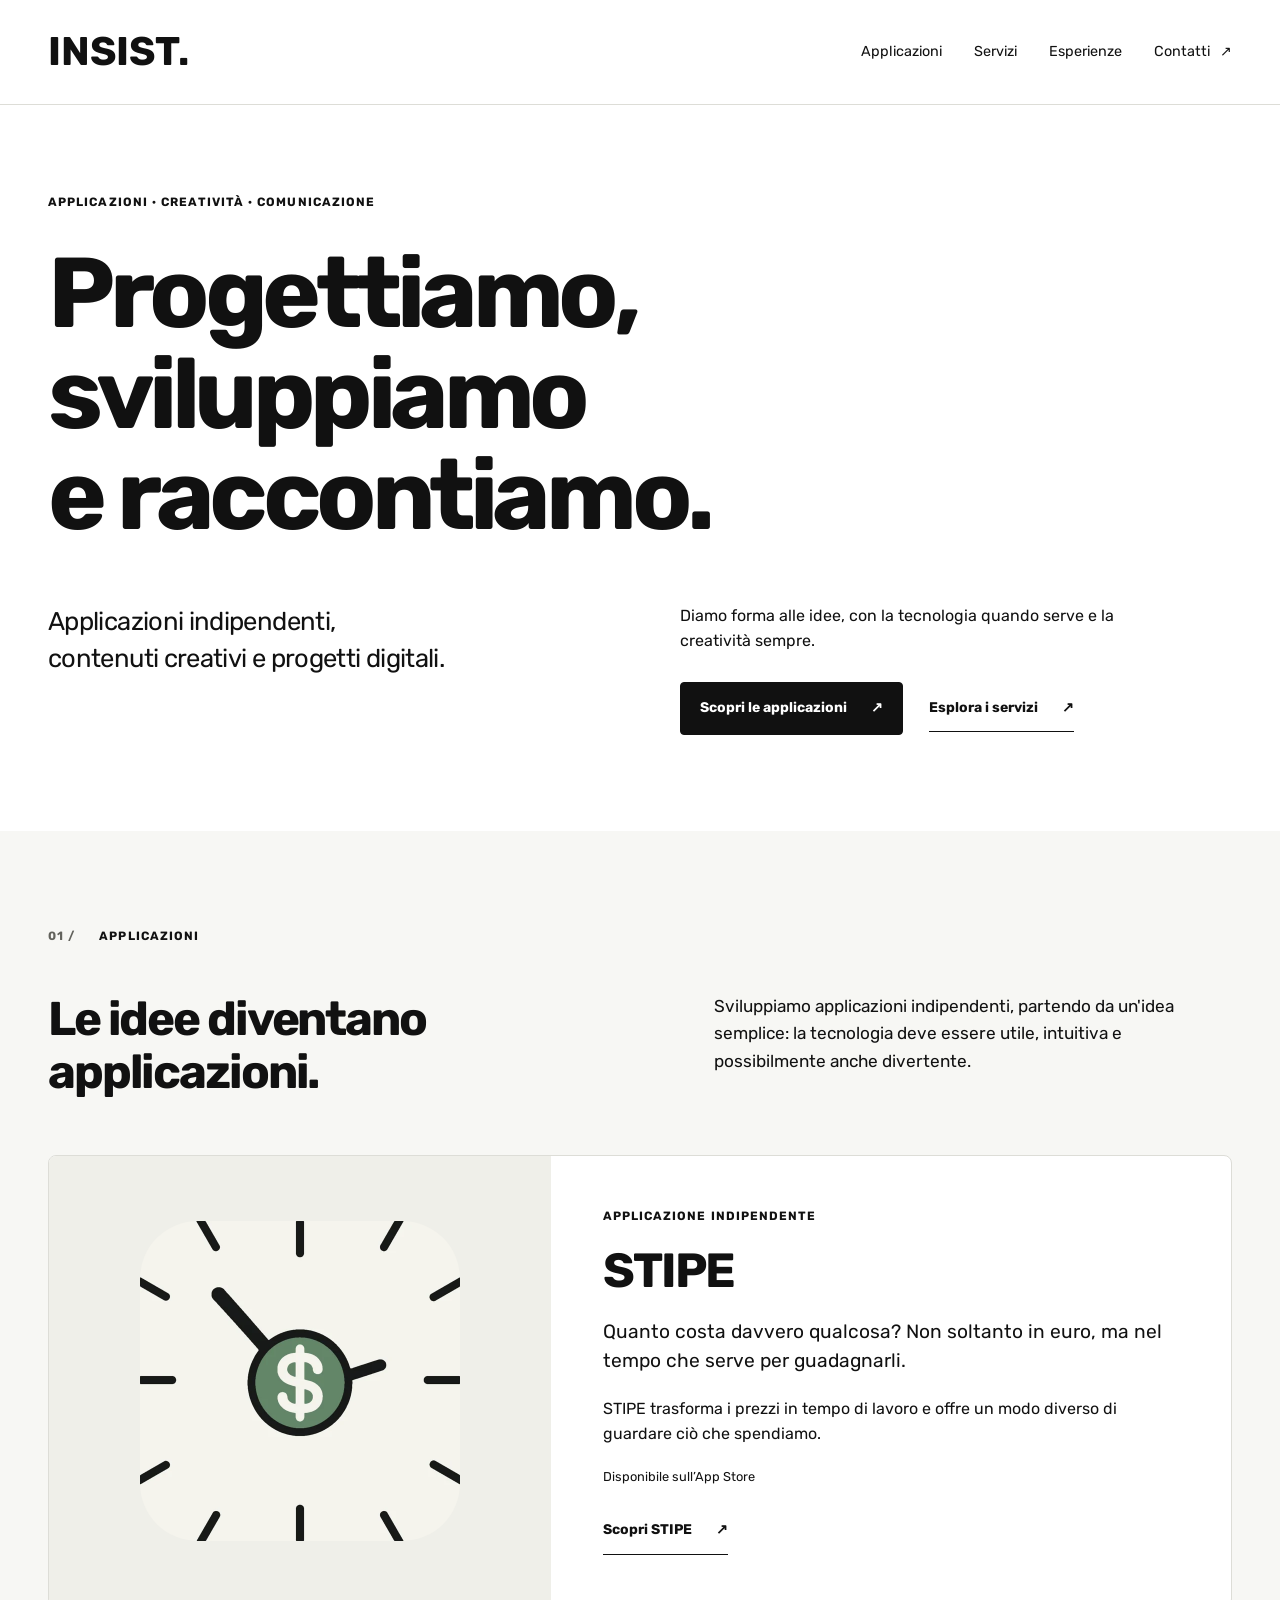
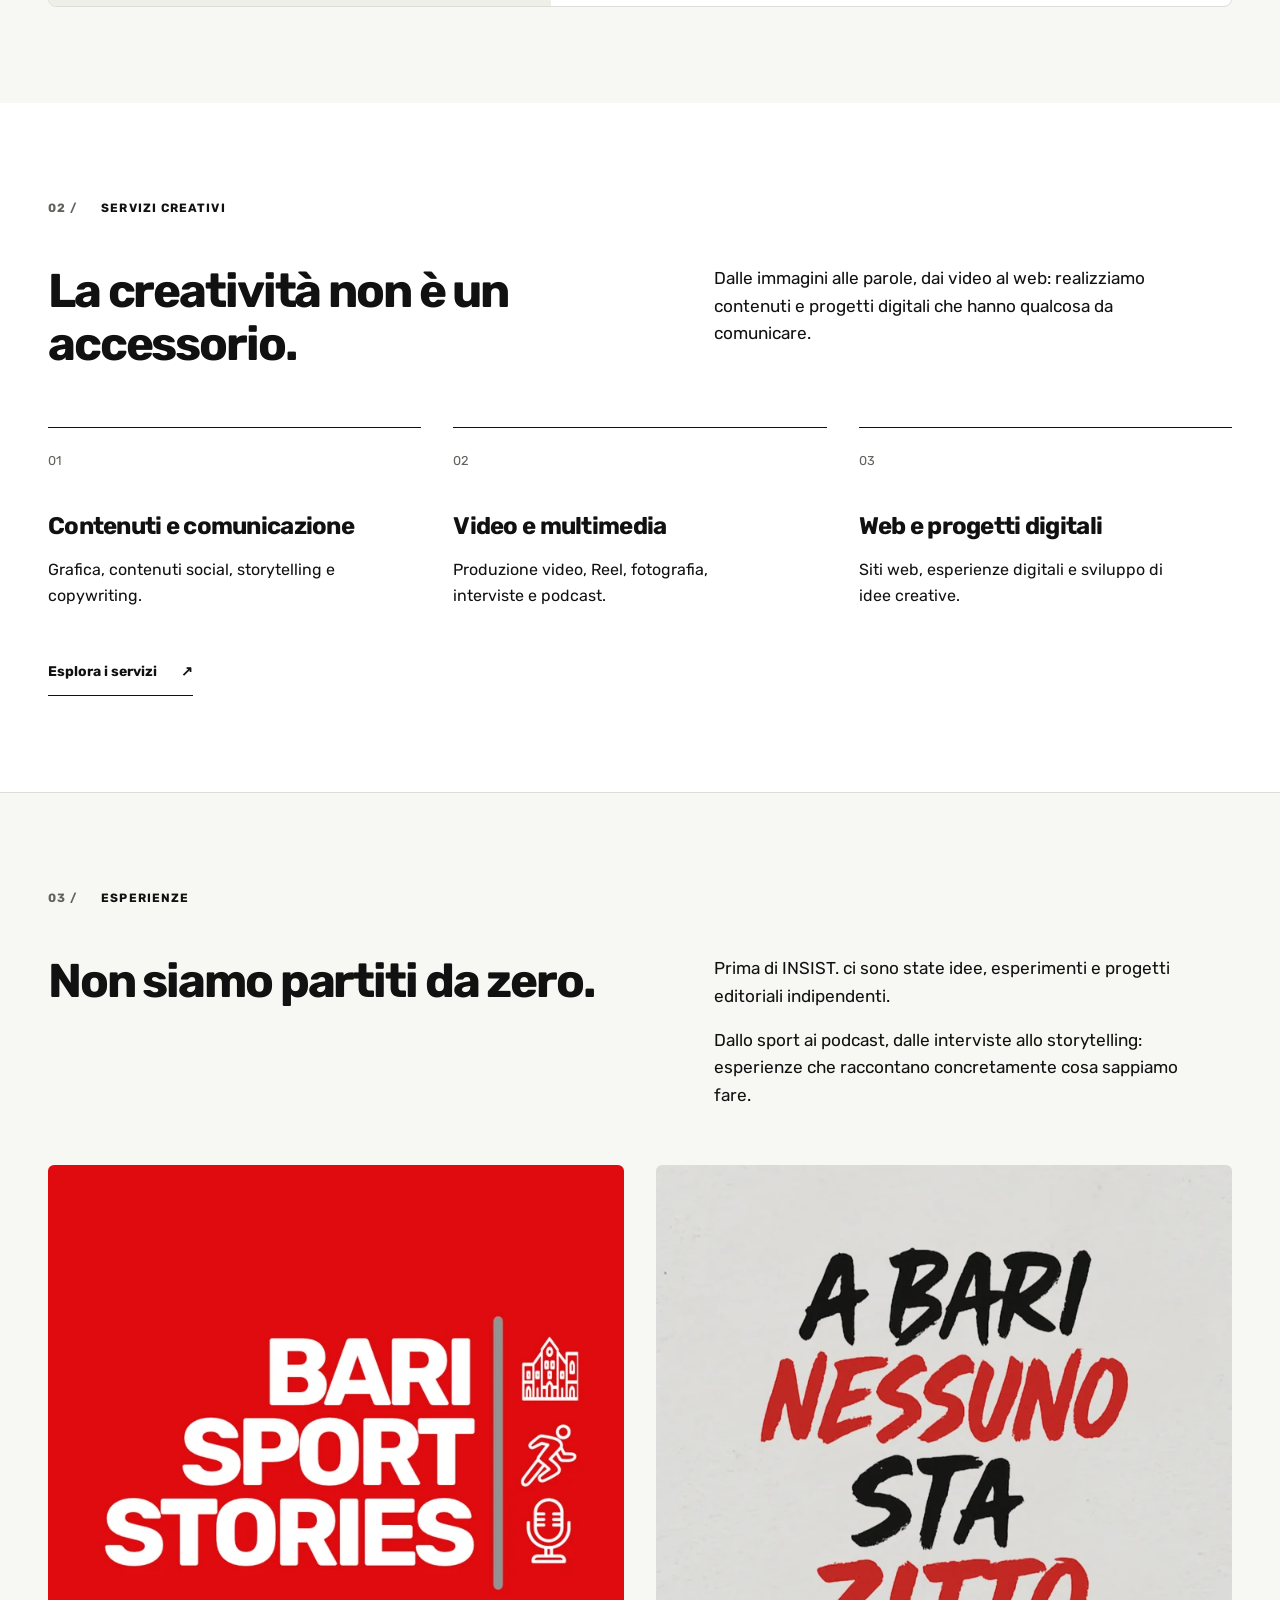
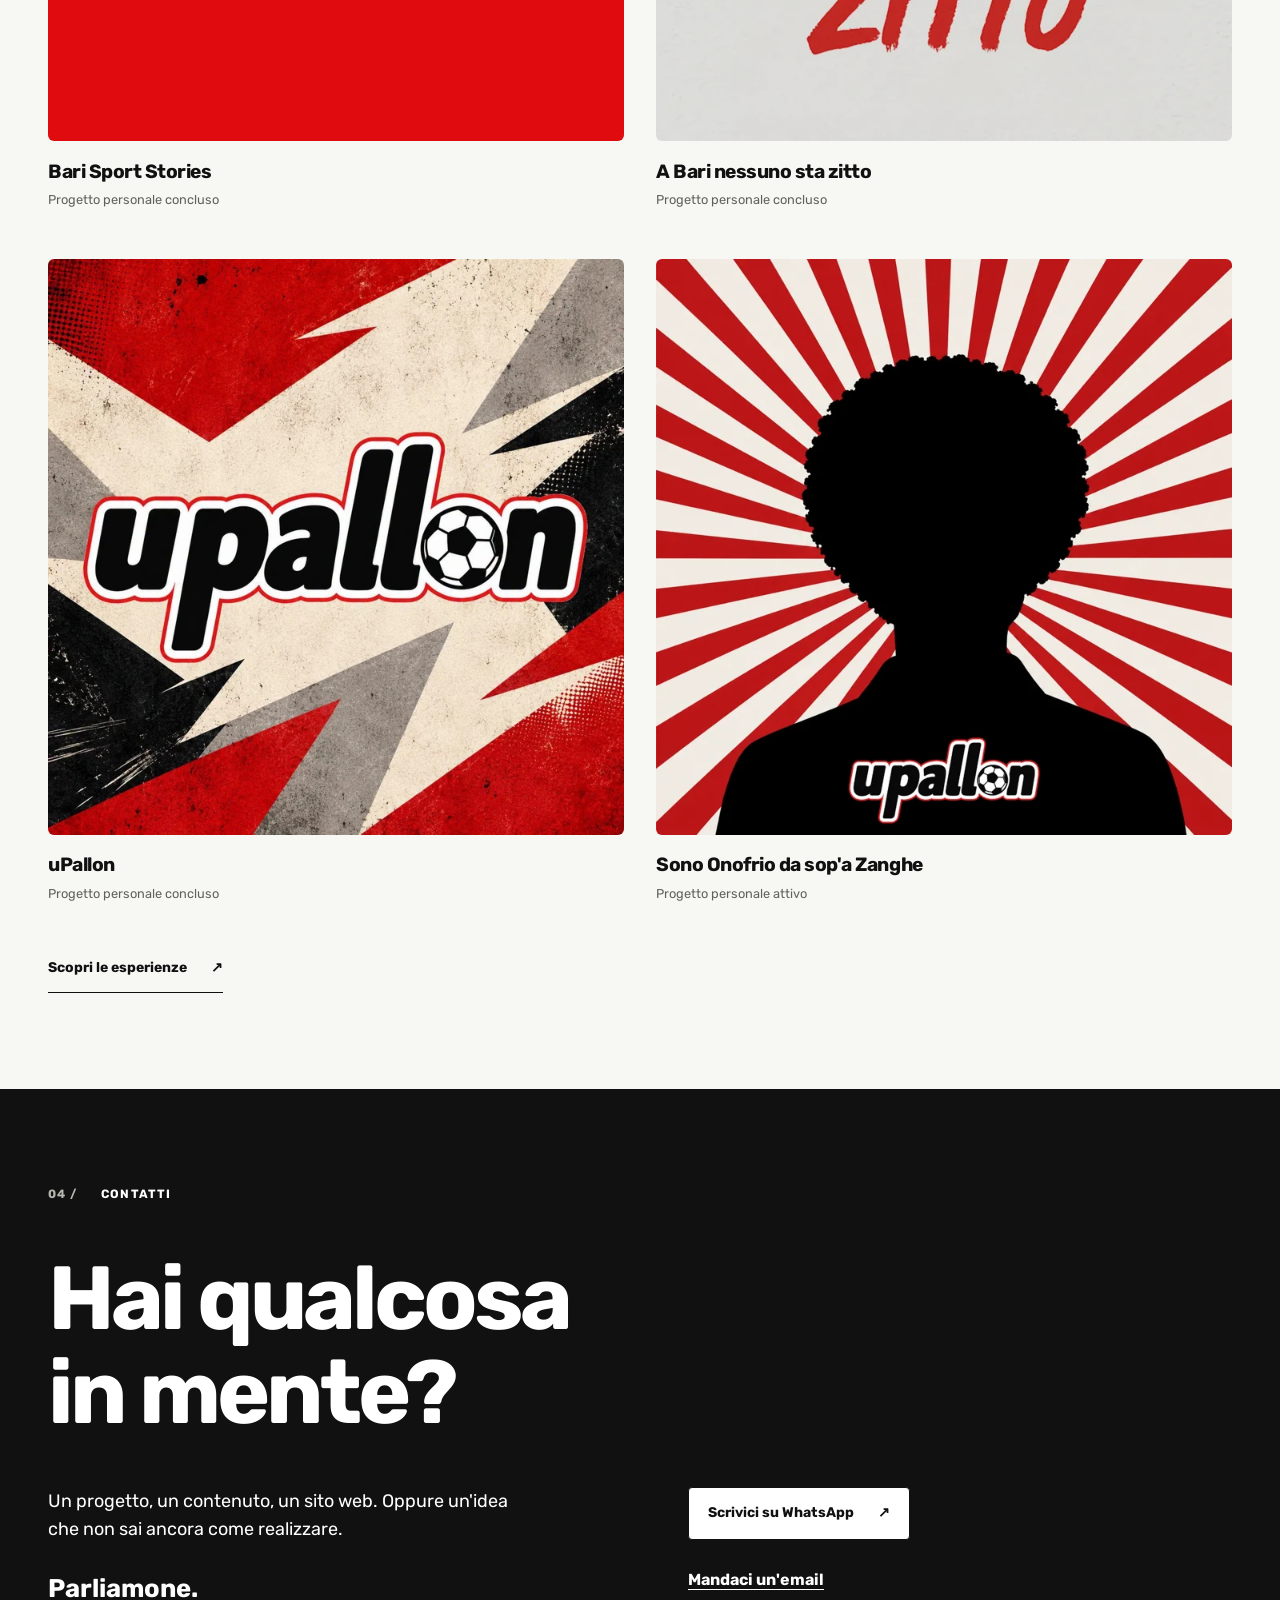
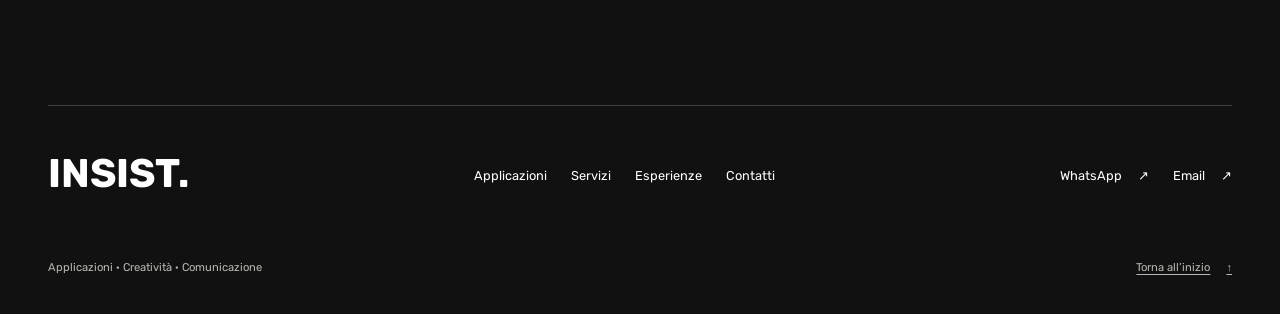
<file: index.html>
<!doctype html>
<html lang="it">
<head>
  <meta charset="utf-8">
  <meta name="viewport" content="width=device-width, initial-scale=1">
  <meta name="description" content="INSIST. — Applicazioni indipendenti, contenuti creativi e progetti digitali. Progettiamo, sviluppiamo e raccontiamo.">
  <meta name="theme-color" content="#111111">
  <title>INSIST. — Progettiamo, sviluppiamo e raccontiamo.</title>
  <link rel="preload" href="./assets/fonts/Rubik-Variable.ttf" as="font" type="font/ttf" crossorigin>
  <link rel="stylesheet" href="./assets/css/style.css">
  <script src="./assets/js/navigation.js" defer></script>
  <link rel="icon" type="image/svg+xml" href="./assets/images/insist/favicon-i.svg">
  <link rel="icon" type="image/png" sizes="32x32" href="./assets/images/insist/favicon-i-32.png">
  <link rel="icon" type="image/png" sizes="16x16" href="./assets/images/insist/favicon-i-16.png">
  <meta property="og:type" content="website">
  <meta property="og:title" content="INSIST. — Progettiamo, sviluppiamo e raccontiamo.">
  <meta property="og:description" content="INSIST. — Applicazioni indipendenti, contenuti creativi e progetti digitali. Progettiamo, sviluppiamo e raccontiamo.">
  <meta property="og:image" content="https://insist-company.github.io/assets/images/insist/social-preview.png">
  <meta property="og:image:type" content="image/png">
  <meta property="og:image:width" content="1200">
  <meta property="og:image:height" content="630">
  <meta property="og:image:alt" content="INSIST. — Progettiamo, sviluppiamo e raccontiamo.">
  <meta property="og:url" content="https://insist-company.github.io/">
  <meta property="og:site_name" content="INSIST.">
  <meta property="og:locale" content="it_IT">
  <meta name="twitter:card" content="summary_large_image">
  <meta name="twitter:title" content="INSIST. — Progettiamo, sviluppiamo e raccontiamo.">
  <meta name="twitter:description" content="INSIST. — Applicazioni indipendenti, contenuti creativi e progetti digitali. Progettiamo, sviluppiamo e raccontiamo.">
  <meta name="twitter:image" content="https://insist-company.github.io/assets/images/insist/social-preview.png">
  <meta name="twitter:image:alt" content="INSIST. — Progettiamo, sviluppiamo e raccontiamo.">
</head>
<body class="home">
  <a class="skip-link" href="#contenuto">Vai al contenuto</a>
  <header class="site-header">
    <div class="container header-inner">
      <a class="site-name" href="./" aria-label="INSIST. — Home" aria-current="page">INSIST.</a>
      <button class="menu-toggle" type="button" aria-expanded="false" aria-controls="main-navigation" hidden>Menu <span aria-hidden="true">+</span></button>
      <nav id="main-navigation" class="main-navigation" aria-label="Navigazione principale">
        <ul>
          <li><a href="./applicazioni/">Applicazioni</a></li>
          <li><a href="./servizi/">Servizi</a></li>
          <li><a href="./esperienze/">Esperienze</a></li>
          <li><a href="#contatti">Contatti <span aria-hidden="true">↗</span></a></li>
        </ul>
      </nav>
    </div>
  </header>
  <main id="contenuto" tabindex="-1">
    <section class="hero container" aria-labelledby="hero-title">
      <p class="eyebrow">APPLICAZIONI · CREATIVITÀ · COMUNICAZIONE</p>
      <h1 id="hero-title">Progettiamo,<br>sviluppiamo<br>e raccontiamo.</h1>
      <div class="hero-bottom">
        <p class="hero-subtitle">Applicazioni indipendenti,<br class="desktop-break"> contenuti creativi e progetti digitali.</p>
        <div class="hero-detail">
          <p>Diamo forma alle idee, con la tecnologia quando serve e la creatività sempre.</p>
          <div class="actions">
            <a class="button button-dark" href="./applicazioni/">Scopri le applicazioni <span aria-hidden="true">↗</span></a>
            <a class="text-link" href="./servizi/">Esplora i servizi <span aria-hidden="true">↗</span></a>
          </div>
        </div>
      </div>
    </section>
    <section class="section applications" aria-labelledby="applications-title">
      <div class="container">
        <p class="section-label"><span>01 /</span> Applicazioni</p>
        <div class="section-intro">
          <h2 id="applications-title">Le idee diventano applicazioni.</h2>
          <p>Sviluppiamo applicazioni indipendenti, partendo da un'idea semplice: la tecnologia deve essere utile, intuitiva e possibilmente anche divertente.</p>
        </div>
        <div class="app-list">
          <article class="app-card" aria-labelledby="stipe-title">
            <div class="app-visual"><img src="./assets/images/stipe/stipe-icon.webp" alt="Icona originale di STIPE: un orologio con un simbolo del dollaro al centro" width="640" height="640" loading="lazy" decoding="async"></div>
            <div class="app-copy">
              <p class="eyebrow">APPLICAZIONE INDIPENDENTE</p>
              <h3 id="stipe-title">STIPE</h3>
              <p class="app-lead">Quanto costa davvero qualcosa? Non soltanto in euro, ma nel tempo che serve per guadagnarli.</p>
              <p>STIPE trasforma i prezzi in tempo di lavoro e offre un modo diverso di guardare ciò che spendiamo.</p>
              <p class="availability">Disponibile sull’App Store</p>
              <a class="text-link" href="./applicazioni/">Scopri STIPE <span aria-hidden="true">↗</span></a>
            </div>
          </article>
        </div>
      </div>
    </section>
    <section class="section services container" aria-labelledby="services-title">
      <p class="section-label"><span>02 /</span> Servizi creativi</p>
      <div class="section-intro">
        <h2 id="services-title">La creatività non è un accessorio.</h2>
        <p>Dalle immagini alle parole, dai video al web: realizziamo contenuti e progetti digitali che hanno qualcosa da comunicare.</p>
      </div>
      <div class="services-grid">
        <article class="service-card"><p class="service-number" aria-hidden="true">01</p><h3>Contenuti e comunicazione</h3><p>Grafica, contenuti social, storytelling e copywriting.</p></article>
        <article class="service-card"><p class="service-number" aria-hidden="true">02</p><h3>Video e multimedia</h3><p>Produzione video, Reel, fotografia, interviste e podcast.</p></article>
        <article class="service-card"><p class="service-number" aria-hidden="true">03</p><h3>Web e progetti digitali</h3><p>Siti web, esperienze digitali e sviluppo di idee creative.</p></article>
      </div>
      <a class="text-link" href="./servizi/">Esplora i servizi <span aria-hidden="true">↗</span></a>
    </section>
    <section class="section experiences" aria-labelledby="experiences-title">
      <div class="container">
        <p class="section-label"><span>03 /</span> Esperienze</p>
        <div class="section-intro">
          <h2 id="experiences-title">Non siamo partiti da zero.</h2>
          <div><p>Prima di INSIST. ci sono state idee, esperimenti e progetti editoriali indipendenti.</p><p>Dallo sport ai podcast, dalle interviste allo storytelling: esperienze che raccontano concretamente cosa sappiamo fare.</p></div>
        </div>
        <div class="experiences-grid">
          <article class="experience-card"><img src="./assets/images/esperienze/bari-sport-stories.webp" alt="Copertina originale Bari Sport Stories, con lettering bianco su fondo rosso" width="720" height="720" loading="lazy" decoding="async"><div class="experience-caption"><h3>Bari Sport Stories</h3><p>Progetto personale concluso</p></div></article>
          <article class="experience-card"><img src="./assets/images/esperienze/a-bari-nessuno-sta-zitto.webp" alt="Copertina originale A Bari nessuno sta zitto, con lettering nero e rosso" width="720" height="720" loading="lazy" decoding="async"><div class="experience-caption"><h3>A Bari nessuno sta zitto</h3><p>Progetto personale concluso</p></div></article>
          <article class="experience-card"><img src="./assets/images/esperienze/upallon.webp" alt="Copertina originale uPallon, con un pallone nel lettering" width="720" height="720" loading="lazy" decoding="async"><div class="experience-caption"><h3>uPallon</h3><p>Progetto personale concluso</p></div></article>
          <article class="experience-card"><img src="./assets/images/esperienze/onofrio.webp" alt="Copertina originale di Sono Onofrio da sop’a Zanghe: una silhouette su raggi rossi e bianchi" width="720" height="720" loading="lazy" decoding="async"><div class="experience-caption"><h3>Sono Onofrio da sop'a Zanghe</h3><p>Progetto personale attivo</p></div></article>
        </div>
        <a class="text-link" href="./esperienze/">Scopri le esperienze <span aria-hidden="true">↗</span></a>
      </div>
    </section>
    <section id="contatti" class="section contact" aria-labelledby="contact-title">
      <div class="container">
        <p class="section-label"><span>04 /</span> Contatti</p>
        <h2 id="contact-title">Hai qualcosa<br>in mente?</h2>
        <div class="contact-bottom">
          <div><p>Un progetto, un contenuto, un sito web. Oppure un'idea che non sai ancora come realizzare.</p><p class="closing">Parliamone.</p></div>
          <div class="contact-actions">
            <a class="button button-light" href="https://wa.me/393455824448">Scrivici su WhatsApp <span aria-hidden="true">↗</span></a>
            <div class="email-pending"><span><a href="mailto:insist.company26@gmail.com">Mandaci un'email</a></span></div>
          </div>
        </div>
      </div>
    </section>
  </main>
  <footer class="site-footer">
    <div class="container footer-top">
      <a class="site-name" href="./" aria-label="INSIST. — Home">INSIST.</a>
      <nav aria-label="Navigazione nel footer"><ul><li><a href="./applicazioni/">Applicazioni</a></li><li><a href="./servizi/">Servizi</a></li><li><a href="./esperienze/">Esperienze</a></li><li><a href="#contatti">Contatti</a></li></ul></nav>
      <div class="footer-contacts">
        <a class="footer-contact" href="https://wa.me/393455824448">WhatsApp <span aria-hidden="true">↗</span></a>
        <a class="footer-contact" href="mailto:insist.company26@gmail.com">Email <span aria-hidden="true">↗</span></a>
      </div>
    </div>
    <div class="container footer-bottom"><p>Applicazioni · Creatività · Comunicazione</p><a href="#contenuto">Torna all’inizio <span aria-hidden="true">↑</span></a></div>
  </footer>
</body>
</html>
</file>
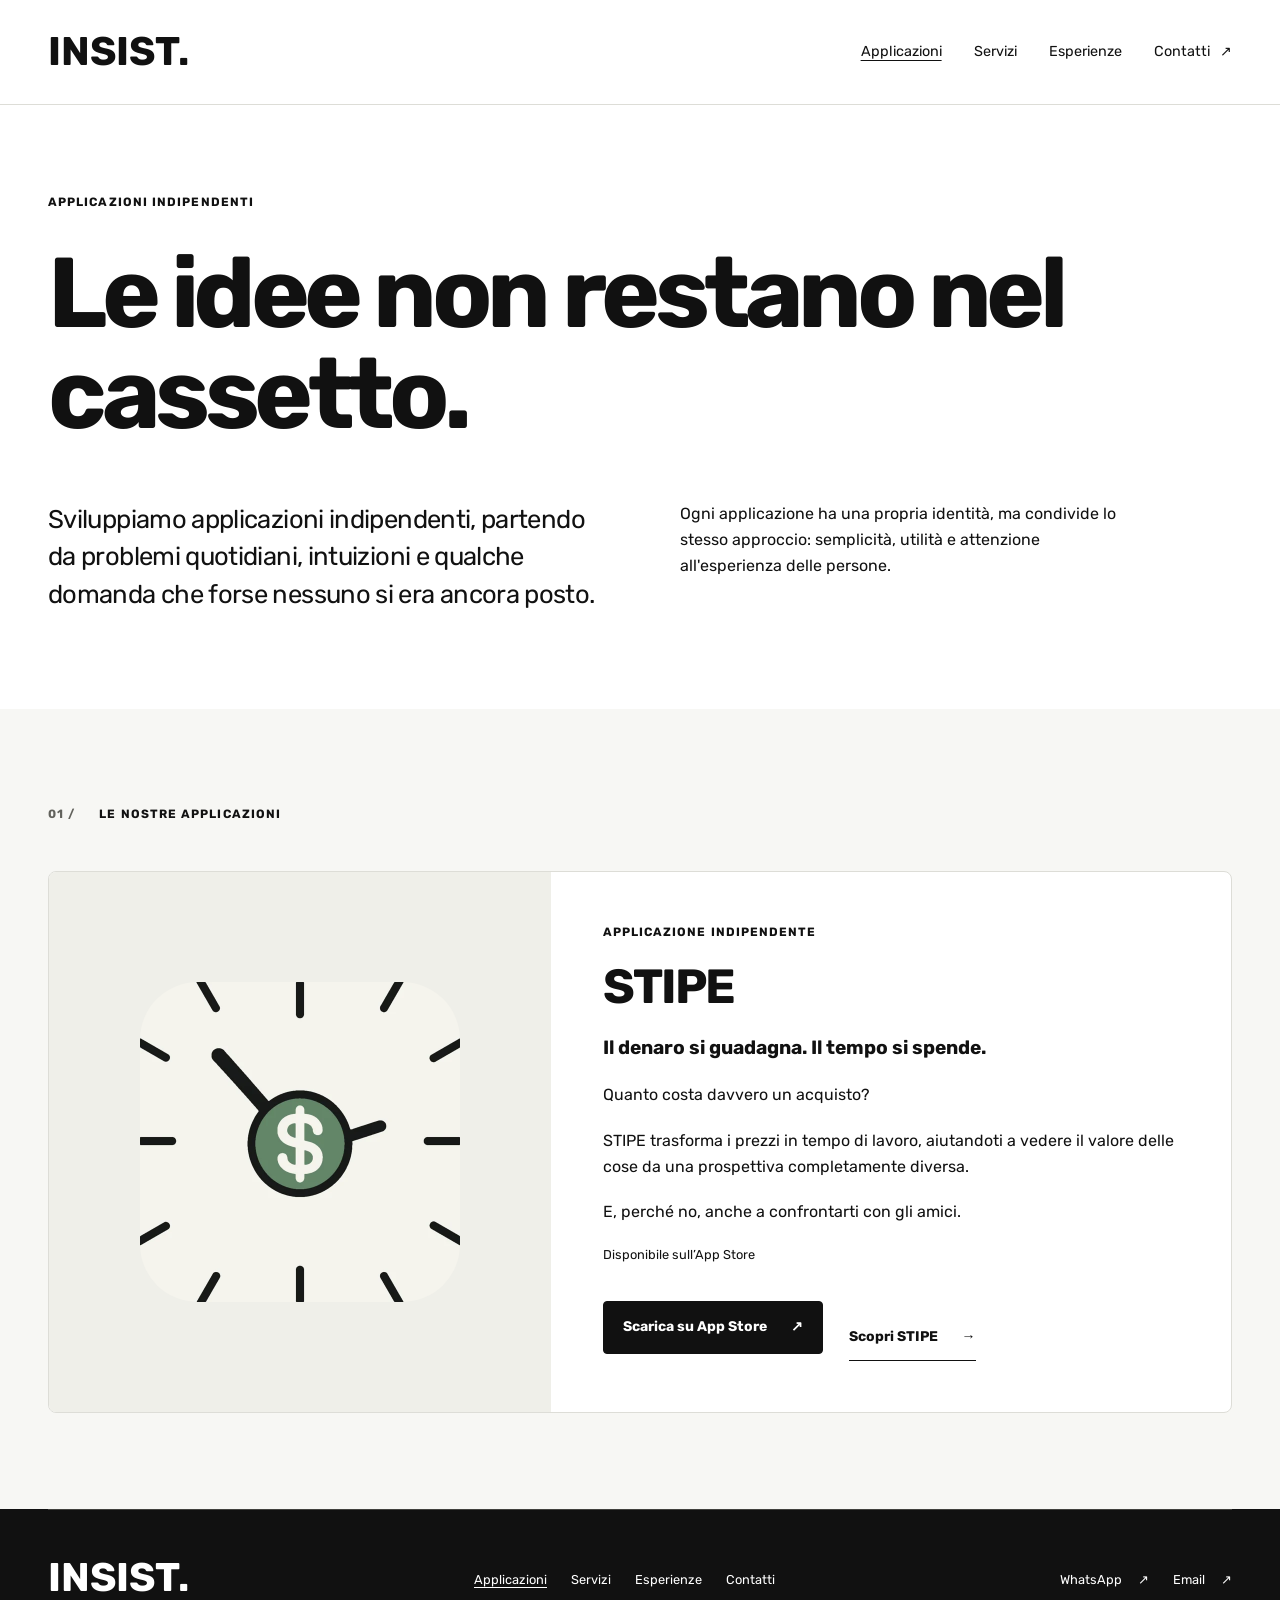
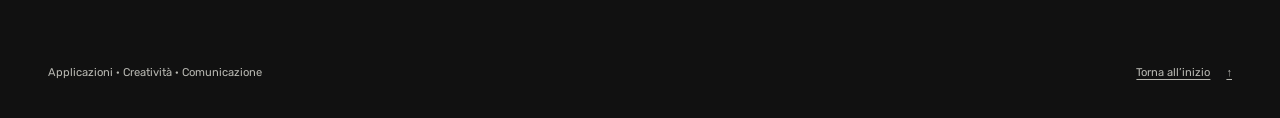
<file: applicazioni/index.html>
<!doctype html>
<html lang="it">
<head>
  <meta charset="utf-8">
  <meta name="viewport" content="width=device-width, initial-scale=1">
  <meta name="description" content="Le applicazioni indipendenti di INSIST. Scopri STIPE: trasforma i prezzi in tempo di lavoro. Già disponibile sull’App Store.">
  <meta name="theme-color" content="#111111">
  <title>Applicazioni | INSIST.</title>
  <link rel="preload" href="../assets/fonts/Rubik-Variable.ttf" as="font" type="font/ttf" crossorigin>
  <link rel="stylesheet" href="../assets/css/style.css">
  <script src="../assets/js/navigation.js" defer></script>
  <link rel="icon" type="image/svg+xml" href="../assets/images/insist/favicon-i.svg">
  <link rel="icon" type="image/png" sizes="32x32" href="../assets/images/insist/favicon-i-32.png">
  <link rel="icon" type="image/png" sizes="16x16" href="../assets/images/insist/favicon-i-16.png">
  <meta property="og:type" content="website">
  <meta property="og:title" content="Applicazioni | INSIST.">
  <meta property="og:description" content="Le applicazioni indipendenti di INSIST. Scopri STIPE: trasforma i prezzi in tempo di lavoro. Già disponibile sull’App Store.">
  <meta property="og:image" content="https://insist-company.github.io/assets/images/insist/social-preview.png">
  <meta property="og:image:type" content="image/png">
  <meta property="og:image:width" content="1200">
  <meta property="og:image:height" content="630">
  <meta property="og:image:alt" content="INSIST. — Progettiamo, sviluppiamo e raccontiamo.">
  <meta property="og:url" content="https://insist-company.github.io/applicazioni/">
  <meta property="og:site_name" content="INSIST.">
  <meta property="og:locale" content="it_IT">
  <meta name="twitter:card" content="summary_large_image">
  <meta name="twitter:title" content="Applicazioni | INSIST.">
  <meta name="twitter:description" content="Le applicazioni indipendenti di INSIST. Scopri STIPE: trasforma i prezzi in tempo di lavoro. Già disponibile sull’App Store.">
  <meta name="twitter:image" content="https://insist-company.github.io/assets/images/insist/social-preview.png">
  <meta name="twitter:image:alt" content="INSIST. — Progettiamo, sviluppiamo e raccontiamo.">
</head>
<body class="applications-page">
  <a class="skip-link" href="#contenuto">Vai al contenuto</a>
  <header class="site-header">
    <div class="container header-inner">
      <a class="site-name" href="../" aria-label="INSIST. — Home">INSIST.</a>
      <button class="menu-toggle" type="button" aria-expanded="false" aria-controls="main-navigation" hidden>Menu <span aria-hidden="true">+</span></button>
      <nav id="main-navigation" class="main-navigation" aria-label="Navigazione principale">
        <ul>
          <li><a href="./" aria-current="page">Applicazioni</a></li>
          <li><a href="../servizi/">Servizi</a></li>
          <li><a href="../esperienze/">Esperienze</a></li>
          <li><a href="../#contatti">Contatti <span aria-hidden="true">↗</span></a></li>
        </ul>
      </nav>
    </div>
  </header>
  <main id="contenuto" tabindex="-1">
    <section class="hero container" aria-labelledby="applications-hero-title">
      <p class="eyebrow">APPLICAZIONI INDIPENDENTI</p>
      <h1 id="applications-hero-title">Le idee non restano nel cassetto.</h1>
      <div class="hero-bottom">
        <p class="hero-subtitle">Sviluppiamo applicazioni indipendenti, partendo da problemi quotidiani, intuizioni e qualche domanda che forse nessuno si era ancora posto.</p>
        <div class="hero-detail"><p>Ogni applicazione ha una propria identità, ma condivide lo stesso approccio: semplicità, utilità e attenzione all'esperienza delle persone.</p></div>
      </div>
    </section>
    <section class="section applications" aria-labelledby="portfolio-title">
      <div class="container">
        <h2 id="portfolio-title" class="section-label"><span>01 /</span> Le nostre applicazioni</h2>
        <div class="app-list">
          <article class="app-card" aria-labelledby="stipe-title">
            <div class="app-visual"><img src="../assets/images/stipe/stipe-icon.webp" alt="Icona originale di STIPE: un orologio con un simbolo del dollaro al centro" width="640" height="640" loading="lazy" decoding="async"></div>
            <div class="app-copy">
              <p class="eyebrow">APPLICAZIONE INDIPENDENTE</p>
              <h3 id="stipe-title">STIPE</h3>
              <p class="app-lead"><strong>Il denaro si guadagna. Il tempo si spende.</strong></p>
              <p>Quanto costa davvero un acquisto?</p>
              <p>STIPE trasforma i prezzi in tempo di lavoro, aiutandoti a vedere il valore delle cose da una prospettiva completamente diversa.</p>
              <p>E, perché no, anche a confrontarti con gli amici.</p>
              <p class="availability">Disponibile sull’App Store</p>
              <div class="actions"><a class="button button-dark" href="https://apps.apple.com/app/id6821166747">Scarica su App Store <span aria-hidden="true">↗</span></a><a class="text-link" href="https://insist-company.github.io/stipe/">Scopri STIPE <span aria-hidden="true">→</span></a></div>
            </div>
          </article>
        </div>
      </div>
    </section>
  </main>
  <footer class="site-footer">
    <div class="container footer-top">
      <a class="site-name" href="../" aria-label="INSIST. — Home">INSIST.</a>
      <nav aria-label="Navigazione nel footer"><ul><li><a href="./" aria-current="page">Applicazioni</a></li><li><a href="../servizi/">Servizi</a></li><li><a href="../esperienze/">Esperienze</a></li><li><a href="../#contatti">Contatti</a></li></ul></nav>
      <div class="footer-contacts">
        <a class="footer-contact" href="https://wa.me/393455824448">WhatsApp <span aria-hidden="true">↗</span></a>
        <a class="footer-contact" href="mailto:insist.company26@gmail.com">Email <span aria-hidden="true">↗</span></a>
      </div>
    </div>
    <div class="container footer-bottom"><p>Applicazioni · Creatività · Comunicazione</p><a href="#contenuto">Torna all’inizio <span aria-hidden="true">↑</span></a></div>
  </footer>
</body>
</html>
</file>
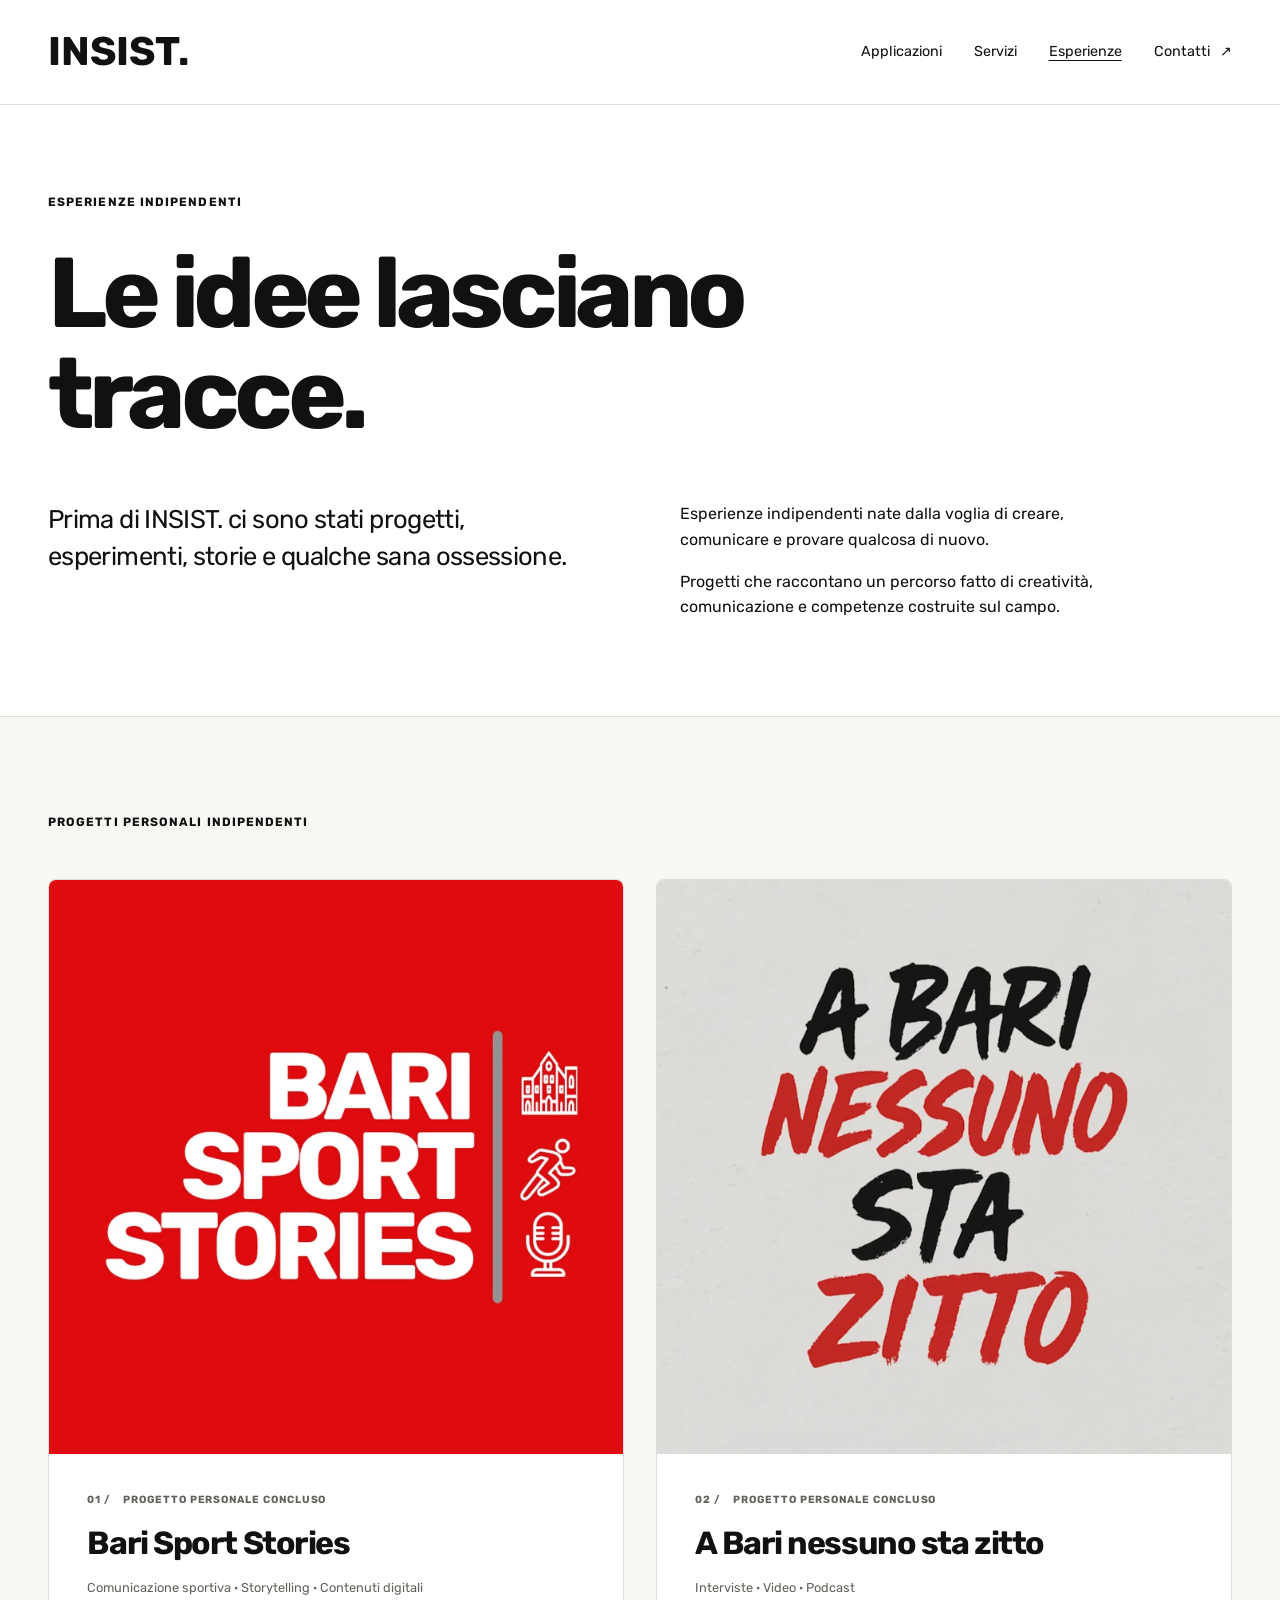
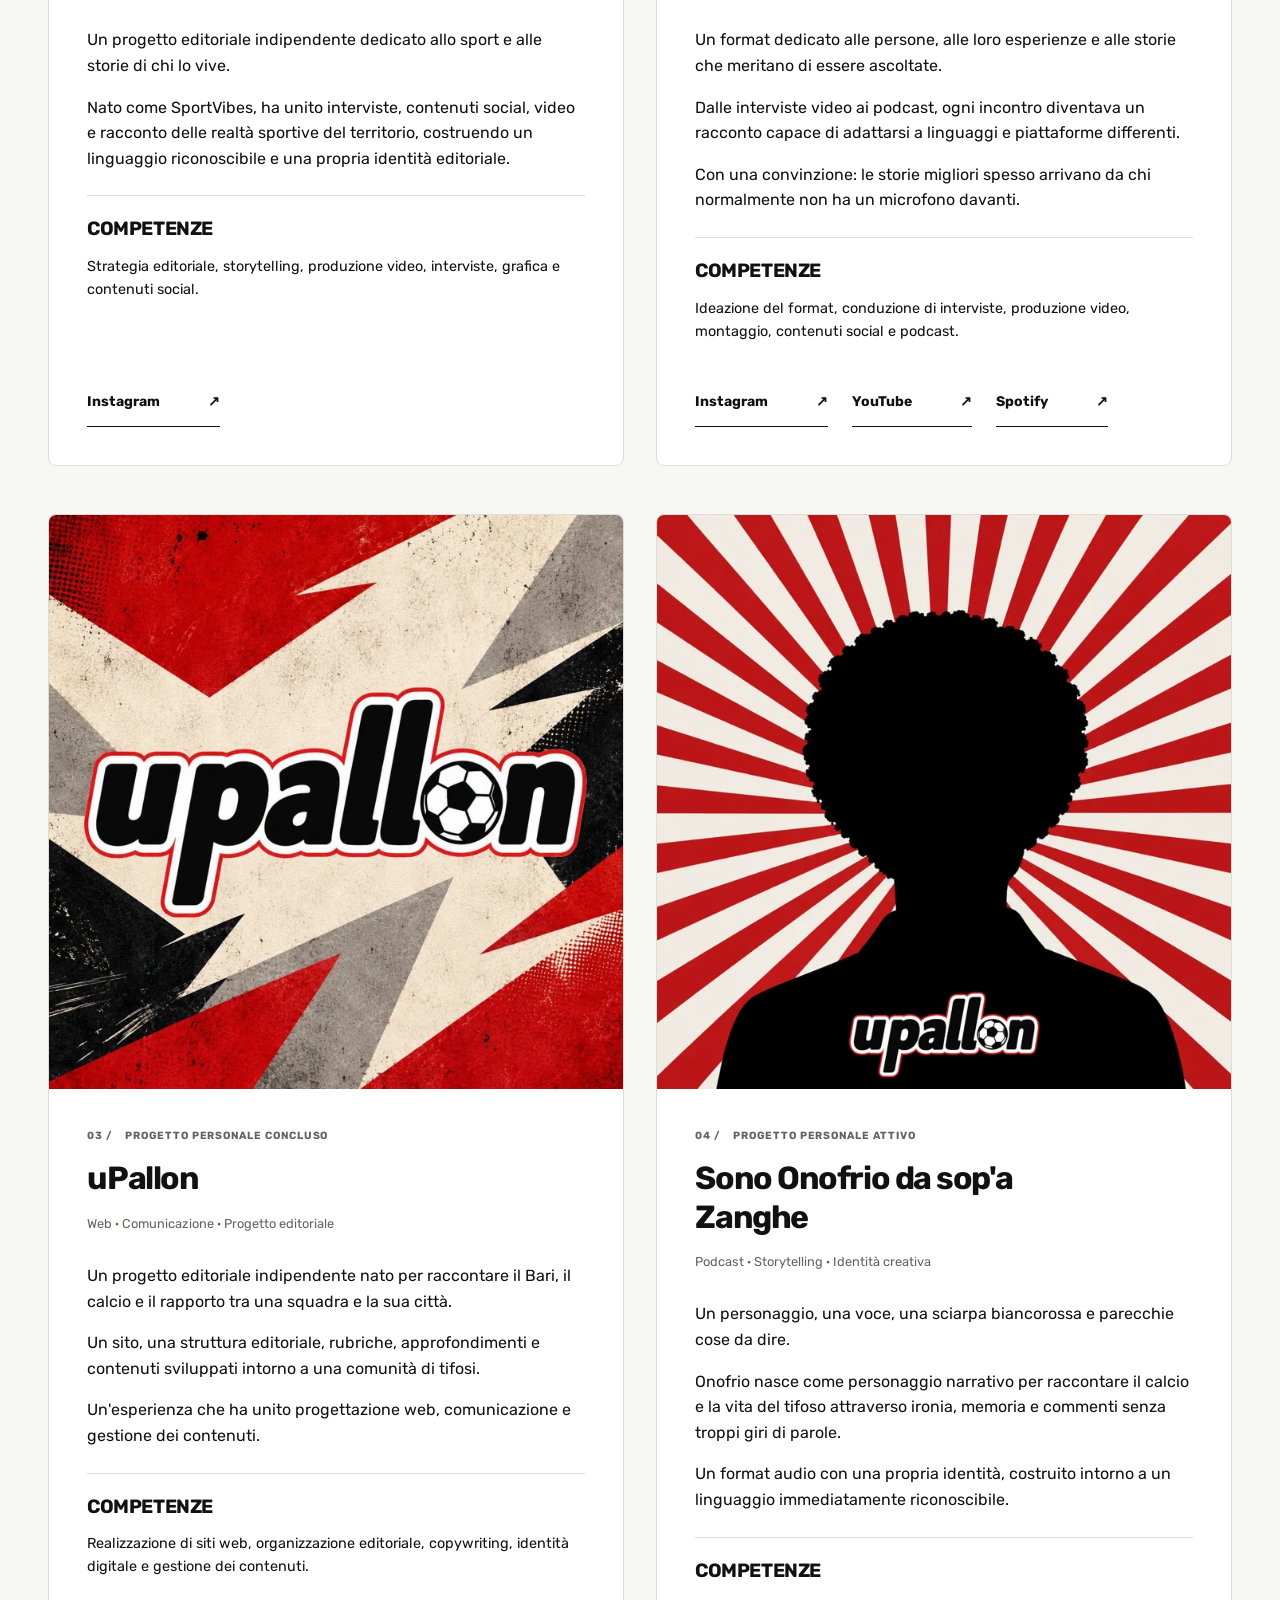
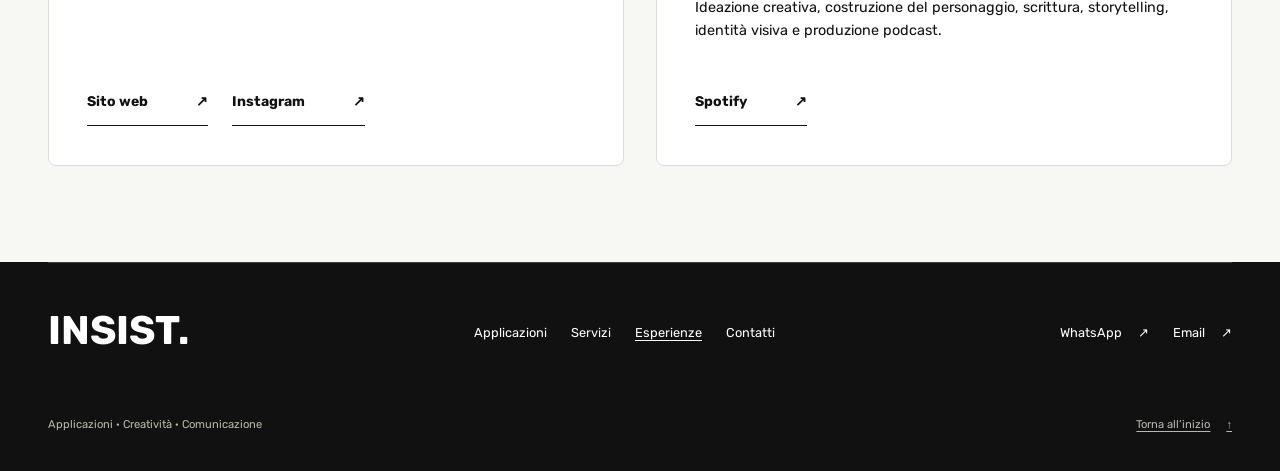
<file: esperienze/index.html>
<!doctype html>
<html lang="it">
<head>
  <meta charset="utf-8">
  <meta name="viewport" content="width=device-width, initial-scale=1">
  <meta name="description" content="Le idee lasciano tracce. Progetti personali indipendenti tra sport, interviste, web e podcast: le esperienze prima di INSIST.">
  <meta name="theme-color" content="#111111">
  <title>Esperienze | INSIST.</title>
  <link rel="preload" href="../assets/fonts/Rubik-Variable.ttf" as="font" type="font/ttf" crossorigin>
  <link rel="stylesheet" href="../assets/css/style.css">
  <script src="../assets/js/navigation.js" defer></script>
  <link rel="icon" type="image/svg+xml" href="../assets/images/insist/favicon-i.svg">
  <link rel="icon" type="image/png" sizes="32x32" href="../assets/images/insist/favicon-i-32.png">
  <link rel="icon" type="image/png" sizes="16x16" href="../assets/images/insist/favicon-i-16.png">
  <meta property="og:type" content="website">
  <meta property="og:title" content="Esperienze | INSIST.">
  <meta property="og:description" content="Le idee lasciano tracce. Progetti personali indipendenti tra sport, interviste, web e podcast: le esperienze prima di INSIST.">
  <meta property="og:image" content="https://insist-company.github.io/assets/images/insist/social-preview.png">
  <meta property="og:image:type" content="image/png">
  <meta property="og:image:width" content="1200">
  <meta property="og:image:height" content="630">
  <meta property="og:image:alt" content="INSIST. — Progettiamo, sviluppiamo e raccontiamo.">
  <meta property="og:url" content="https://insist-company.github.io/esperienze/">
  <meta property="og:site_name" content="INSIST.">
  <meta property="og:locale" content="it_IT">
  <meta name="twitter:card" content="summary_large_image">
  <meta name="twitter:title" content="Esperienze | INSIST.">
  <meta name="twitter:description" content="Le idee lasciano tracce. Progetti personali indipendenti tra sport, interviste, web e podcast: le esperienze prima di INSIST.">
  <meta name="twitter:image" content="https://insist-company.github.io/assets/images/insist/social-preview.png">
  <meta name="twitter:image:alt" content="INSIST. — Progettiamo, sviluppiamo e raccontiamo.">
</head>
<body class="experiences-page">
  <a class="skip-link" href="#contenuto">Vai al contenuto</a>
  <header class="site-header">
    <div class="container header-inner">
      <a class="site-name" href="../" aria-label="INSIST. — Home">INSIST.</a>
      <button class="menu-toggle" type="button" aria-expanded="false" aria-controls="main-navigation" hidden>Menu <span aria-hidden="true">+</span></button>
      <nav id="main-navigation" class="main-navigation" aria-label="Navigazione principale">
        <ul>
          <li><a href="../applicazioni/">Applicazioni</a></li>
          <li><a href="../servizi/">Servizi</a></li>
          <li><a href="./" aria-current="page">Esperienze</a></li>
          <li><a href="../#contatti">Contatti <span aria-hidden="true">↗</span></a></li>
        </ul>
      </nav>
    </div>
  </header>
  <main id="contenuto" tabindex="-1">
    <section class="hero container" aria-labelledby="experiences-hero-title">
      <p class="eyebrow">ESPERIENZE INDIPENDENTI</p>
      <h1 id="experiences-hero-title">Le idee lasciano tracce.</h1>
      <div class="hero-bottom">
        <p class="hero-subtitle">Prima di INSIST. ci sono stati progetti, esperimenti, storie e qualche sana ossessione.</p>
        <div class="hero-detail"><p>Esperienze indipendenti nate dalla voglia di creare, comunicare e provare qualcosa di nuovo.</p><p>Progetti che raccontano un percorso fatto di creatività, comunicazione e competenze costruite sul campo.</p></div>
      </div>
    </section>
    <section class="section experiences" aria-labelledby="projects-title">
      <div class="container">
        <h2 id="projects-title" class="section-label">Progetti personali indipendenti</h2>
        <div class="experiences-grid">
          <article class="experience-card" aria-labelledby="project-1-title">
            <img src="../assets/images/esperienze/bari-sport-stories.webp" alt="Copertina originale Bari Sport Stories, con lettering bianco su fondo rosso" width="720" height="720" loading="lazy" decoding="async">
            <div class="experience-caption project-copy">
              <p class="section-label"><span>01 /</span> Progetto personale concluso</p>
              <h2 id="project-1-title">Bari Sport Stories</h2>
              <p class="project-categories">Comunicazione sportiva · Storytelling · Contenuti digitali</p>
              <div class="project-description"><p>Un progetto editoriale indipendente dedicato allo sport e alle storie di chi lo vive.</p><p>Nato come SportVibes, ha unito interviste, contenuti social, video e racconto delle realtà sportive del territorio, costruendo un linguaggio riconoscibile e una propria identità editoriale.</p></div>
              <div class="project-skills"><h3 class="eyebrow">Competenze</h3><p>Strategia editoriale, storytelling, produzione video, interviste, grafica e contenuti social.</p></div>
              <ul class="project-links" aria-label="Collegamenti di Bari Sport Stories"><li><a class="text-link" href="https://www.instagram.com/sportvibes.it/" target="_blank" rel="noopener noreferrer">Instagram<span class="visually-hidden"> (nuova scheda)</span> <span aria-hidden="true">↗</span></a></li></ul>
            </div>
          </article>
          <article class="experience-card" aria-labelledby="project-2-title">
            <img src="../assets/images/esperienze/a-bari-nessuno-sta-zitto.webp" alt="Copertina originale A Bari nessuno sta zitto, con lettering nero e rosso" width="720" height="720" loading="lazy" decoding="async">
            <div class="experience-caption project-copy">
              <p class="section-label"><span>02 /</span> Progetto personale concluso</p>
              <h2 id="project-2-title">A Bari nessuno sta zitto</h2>
              <p class="project-categories">Interviste · Video · Podcast</p>
              <div class="project-description"><p>Un format dedicato alle persone, alle loro esperienze e alle storie che meritano di essere ascoltate.</p><p>Dalle interviste video ai podcast, ogni incontro diventava un racconto capace di adattarsi a linguaggi e piattaforme differenti.</p><p>Con una convinzione: le storie migliori spesso arrivano da chi normalmente non ha un microfono davanti.</p></div>
              <div class="project-skills"><h3 class="eyebrow">Competenze</h3><p>Ideazione del format, conduzione di interviste, produzione video, montaggio, contenuti social e podcast.</p></div>
              <ul class="project-links" aria-label="Collegamenti di A Bari nessuno sta zitto"><li><a class="text-link" href="https://www.instagram.com/abarinessunostazitto/" target="_blank" rel="noopener noreferrer">Instagram<span class="visually-hidden"> (nuova scheda)</span> <span aria-hidden="true">↗</span></a></li><li><a class="text-link" href="https://www.youtube.com/@abarinessunostazitto" target="_blank" rel="noopener noreferrer">YouTube<span class="visually-hidden"> (nuova scheda)</span> <span aria-hidden="true">↗</span></a></li><li><a class="text-link" href="https://open.spotify.com/show/1ThJekumKhLDCGScDfbjdA" target="_blank" rel="noopener noreferrer">Spotify<span class="visually-hidden"> (nuova scheda)</span> <span aria-hidden="true">↗</span></a></li></ul>
            </div>
          </article>
          <article class="experience-card" aria-labelledby="project-3-title">
            <img src="../assets/images/esperienze/upallon.webp" alt="Copertina originale uPallon, con un pallone nel lettering" width="720" height="720" loading="lazy" decoding="async">
            <div class="experience-caption project-copy">
              <p class="section-label"><span>03 /</span> Progetto personale concluso</p>
              <h2 id="project-3-title">uPallon</h2>
              <p class="project-categories">Web · Comunicazione · Progetto editoriale</p>
              <div class="project-description"><p>Un progetto editoriale indipendente nato per raccontare il Bari, il calcio e il rapporto tra una squadra e la sua città.</p><p>Un sito, una struttura editoriale, rubriche, approfondimenti e contenuti sviluppati intorno a una comunità di tifosi.</p><p>Un&#x27;esperienza che ha unito progettazione web, comunicazione e gestione dei contenuti.</p></div>
              <div class="project-skills"><h3 class="eyebrow">Competenze</h3><p>Realizzazione di siti web, organizzazione editoriale, copywriting, identità digitale e gestione dei contenuti.</p></div>
              <ul class="project-links" aria-label="Collegamenti di uPallon"><li><a class="text-link" href="https://www.upallon.it/" target="_blank" rel="noopener noreferrer">Sito web<span class="visually-hidden"> (nuova scheda)</span> <span aria-hidden="true">↗</span></a></li><li><a class="text-link" href="https://www.instagram.com/u_pallon/" target="_blank" rel="noopener noreferrer">Instagram<span class="visually-hidden"> (nuova scheda)</span> <span aria-hidden="true">↗</span></a></li></ul>
            </div>
          </article>
          <article class="experience-card" aria-labelledby="project-4-title">
            <img src="../assets/images/esperienze/onofrio.webp" alt="Copertina originale di Sono Onofrio da sop’a Zanghe: una silhouette su raggi rossi e bianchi" width="720" height="720" loading="lazy" decoding="async">
            <div class="experience-caption project-copy">
              <p class="section-label"><span>04 /</span> Progetto personale attivo</p>
              <h2 id="project-4-title">Sono Onofrio da sop&#x27;a Zanghe</h2>
              <p class="project-categories">Podcast · Storytelling · Identità creativa</p>
              <div class="project-description"><p>Un personaggio, una voce, una sciarpa biancorossa e parecchie cose da dire.</p><p>Onofrio nasce come personaggio narrativo per raccontare il calcio e la vita del tifoso attraverso ironia, memoria e commenti senza troppi giri di parole.</p><p>Un format audio con una propria identità, costruito intorno a un linguaggio immediatamente riconoscibile.</p></div>
              <div class="project-skills"><h3 class="eyebrow">Competenze</h3><p>Ideazione creativa, costruzione del personaggio, scrittura, storytelling, identità visiva e produzione podcast.</p></div>
              <ul class="project-links" aria-label="Collegamenti di Sono Onofrio da sop&#x27;a Zanghe"><li><a class="text-link" href="https://open.spotify.com/show/033Z2MSaiH5XjRhVMudcRX" target="_blank" rel="noopener noreferrer">Spotify<span class="visually-hidden"> (nuova scheda)</span> <span aria-hidden="true">↗</span></a></li></ul>
            </div>
          </article>
        </div>
      </div>
    </section>
  </main>
  <footer class="site-footer">
    <div class="container footer-top">
      <a class="site-name" href="../" aria-label="INSIST. — Home">INSIST.</a>
      <nav aria-label="Navigazione nel footer"><ul><li><a href="../applicazioni/">Applicazioni</a></li><li><a href="../servizi/">Servizi</a></li><li><a href="./" aria-current="page">Esperienze</a></li><li><a href="../#contatti">Contatti</a></li></ul></nav>
      <div class="footer-contacts">
        <a class="footer-contact" href="https://wa.me/393455824448" target="_blank" rel="noopener noreferrer">WhatsApp <span aria-hidden="true">↗</span></a>
        <a class="footer-contact" href="mailto:insist.company26@gmail.com">Email <span aria-hidden="true">↗</span></a>
      </div>
    </div>
    <div class="container footer-bottom"><p>Applicazioni · Creatività · Comunicazione</p><a href="#contenuto">Torna all’inizio <span aria-hidden="true">↑</span></a></div>
  </footer>
</body>
</html>
</file>
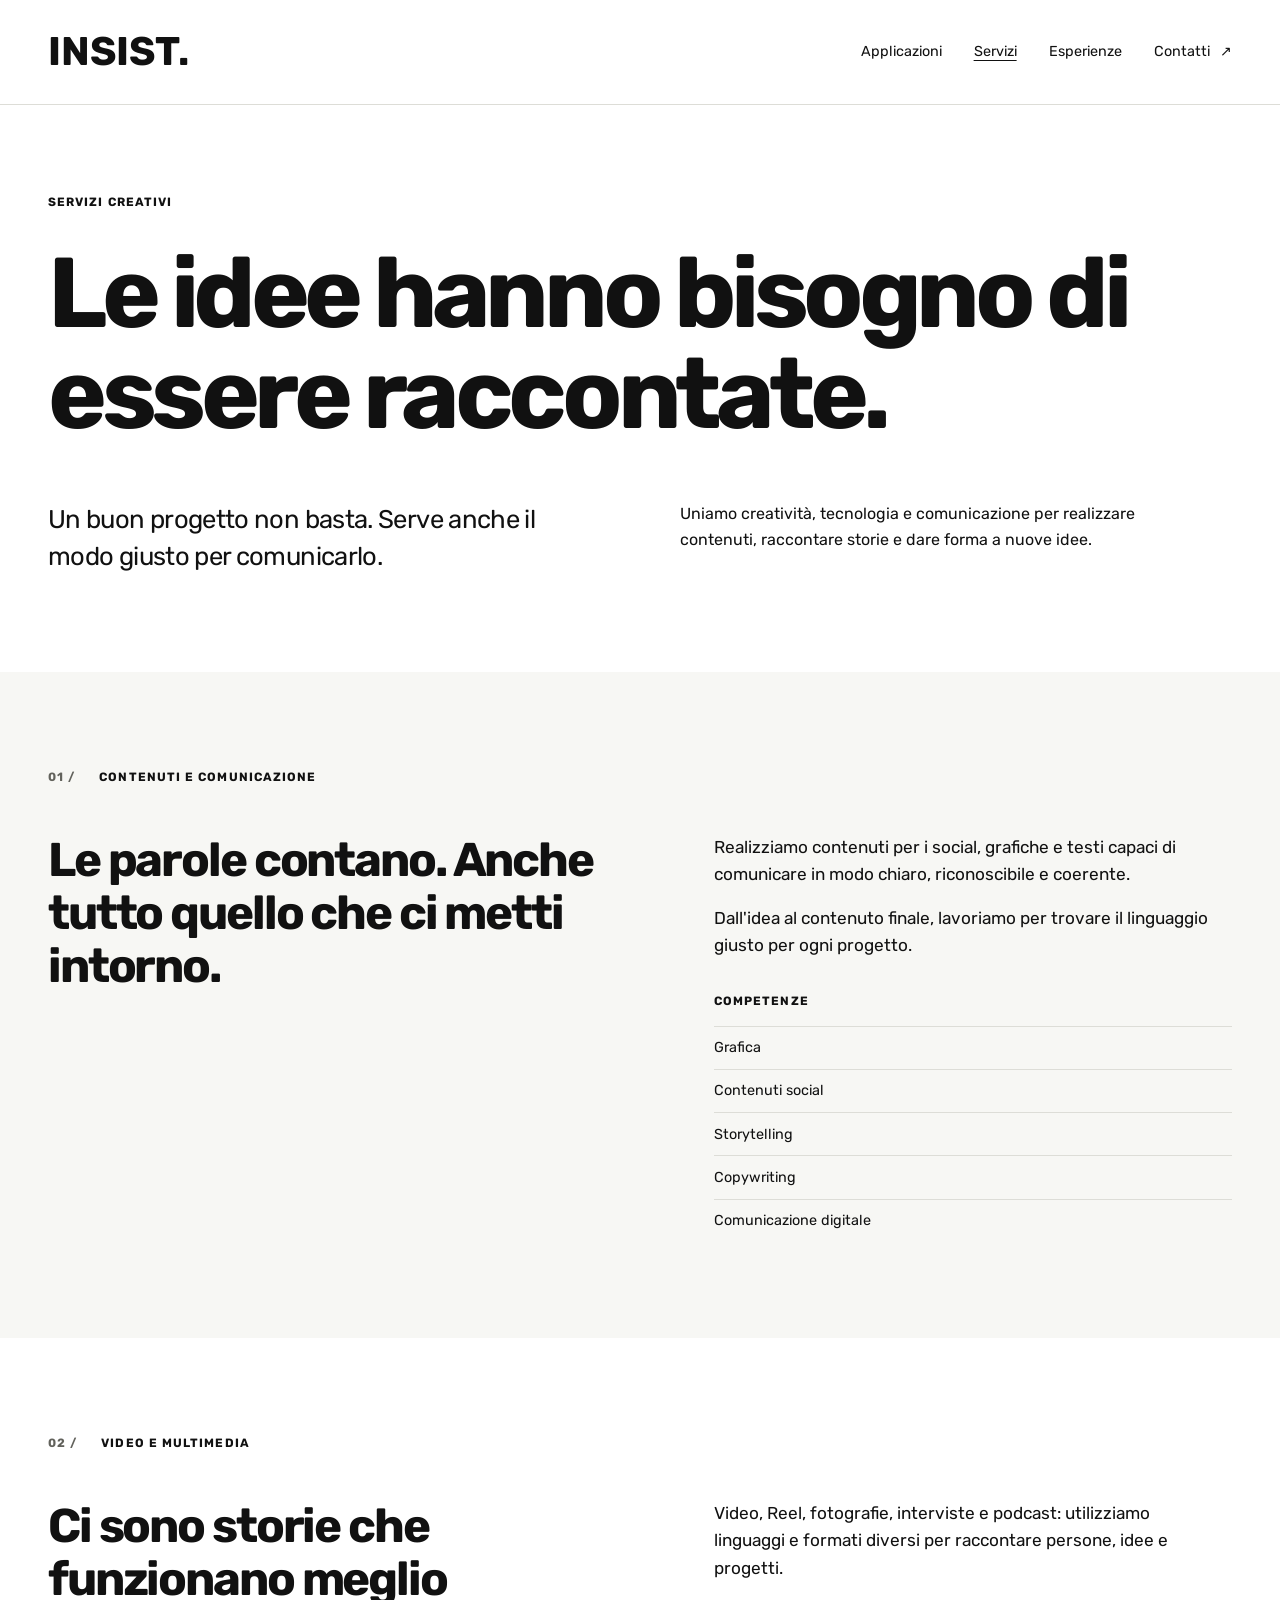
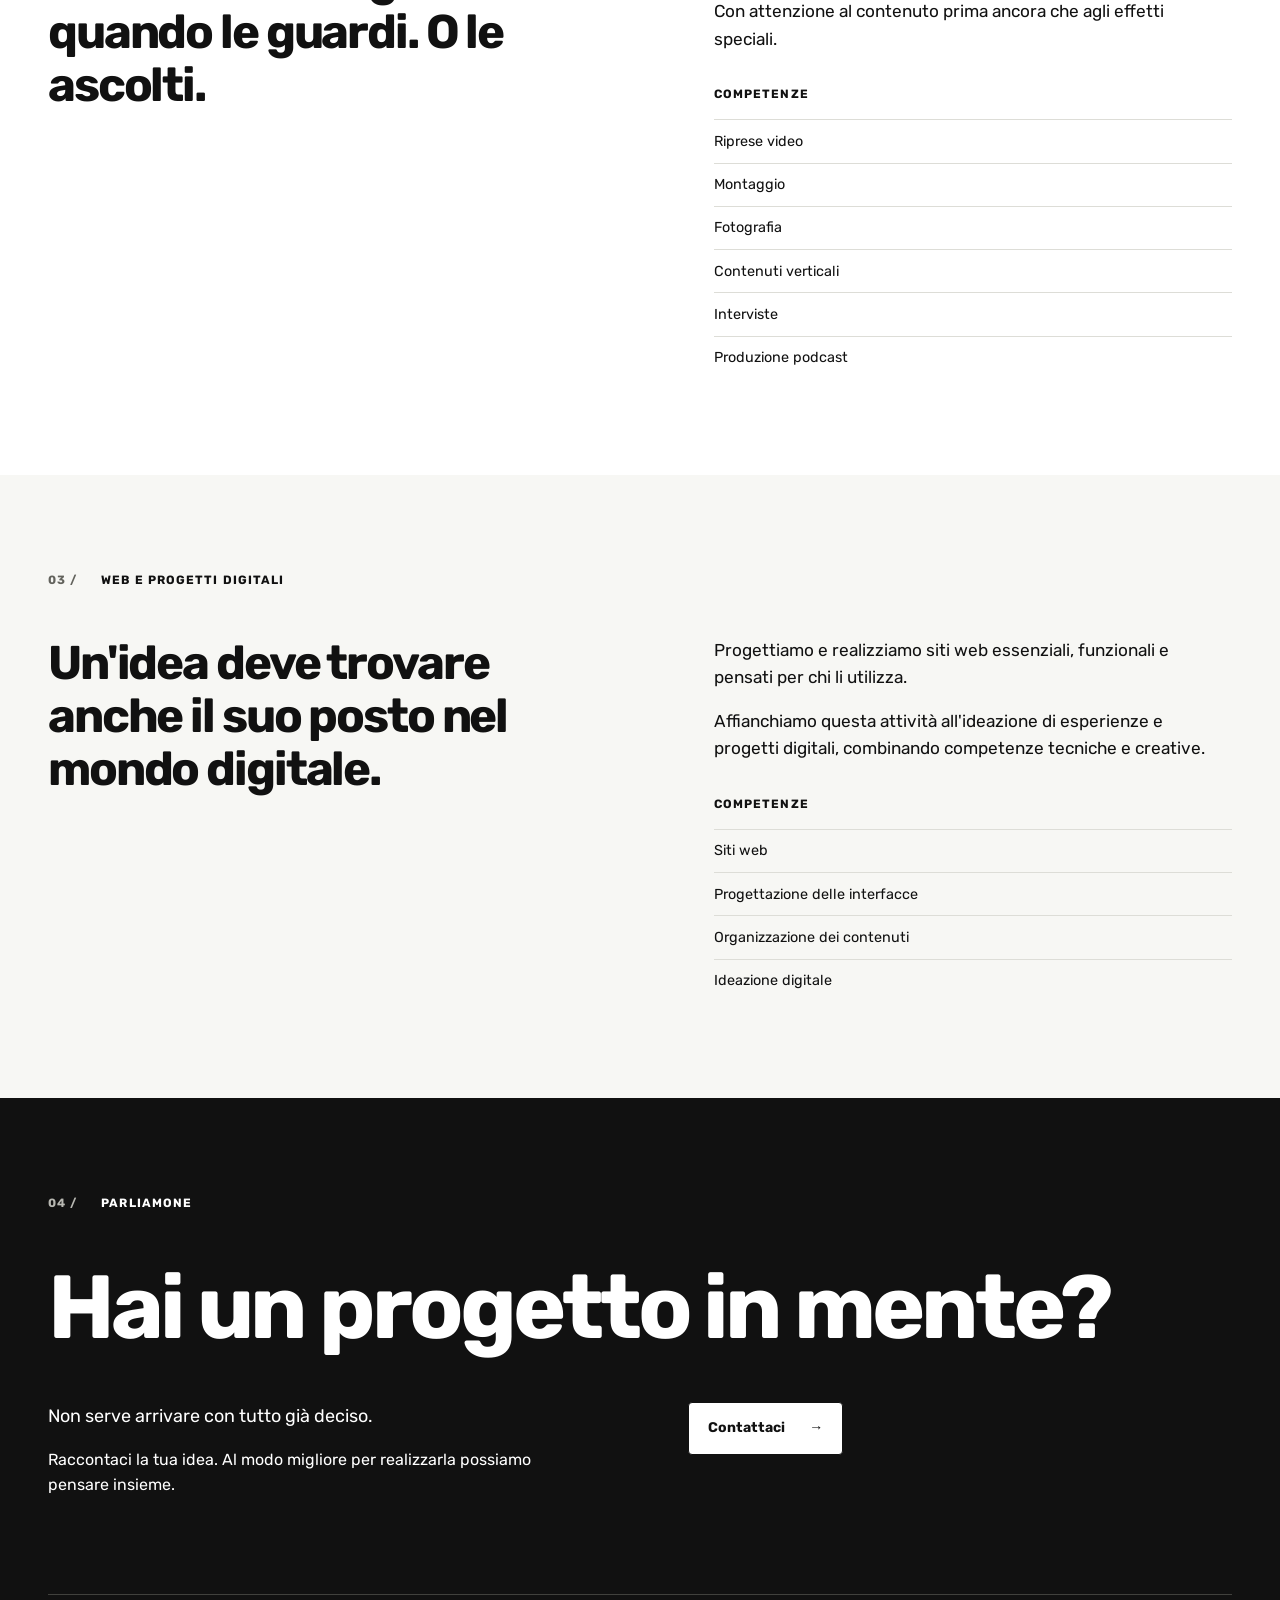
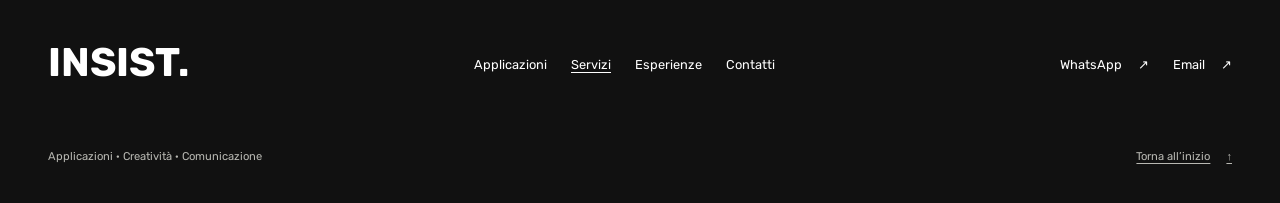
<file: servizi/index.html>
<!doctype html>
<html lang="it">
<head>
  <meta charset="utf-8">
  <meta name="viewport" content="width=device-width, initial-scale=1">
  <meta name="description" content="Contenuti e comunicazione, video e multimedia, web e progetti digitali. Le competenze creative di INSIST. per dare forma e voce alle idee.">
  <meta name="theme-color" content="#111111">
  <title>Servizi creativi | INSIST.</title>
  <link rel="preload" href="../assets/fonts/Rubik-Variable.ttf" as="font" type="font/ttf" crossorigin>
  <link rel="stylesheet" href="../assets/css/style.css">
  <script src="../assets/js/navigation.js" defer></script>
  <link rel="icon" type="image/svg+xml" href="../assets/images/insist/favicon-i.svg">
  <link rel="icon" type="image/png" sizes="32x32" href="../assets/images/insist/favicon-i-32.png">
  <link rel="icon" type="image/png" sizes="16x16" href="../assets/images/insist/favicon-i-16.png">
  <meta property="og:type" content="website">
  <meta property="og:title" content="Servizi creativi | INSIST.">
  <meta property="og:description" content="Contenuti e comunicazione, video e multimedia, web e progetti digitali. Le competenze creative di INSIST. per dare forma e voce alle idee.">
  <meta property="og:image" content="https://insist-company.github.io/assets/images/insist/social-preview.png">
  <meta property="og:image:type" content="image/png">
  <meta property="og:image:width" content="1200">
  <meta property="og:image:height" content="630">
  <meta property="og:image:alt" content="INSIST. — Progettiamo, sviluppiamo e raccontiamo.">
  <meta property="og:url" content="https://insist-company.github.io/servizi/">
  <meta property="og:site_name" content="INSIST.">
  <meta property="og:locale" content="it_IT">
  <meta name="twitter:card" content="summary_large_image">
  <meta name="twitter:title" content="Servizi creativi | INSIST.">
  <meta name="twitter:description" content="Contenuti e comunicazione, video e multimedia, web e progetti digitali. Le competenze creative di INSIST. per dare forma e voce alle idee.">
  <meta name="twitter:image" content="https://insist-company.github.io/assets/images/insist/social-preview.png">
  <meta name="twitter:image:alt" content="INSIST. — Progettiamo, sviluppiamo e raccontiamo.">
</head>
<body class="services-page">
  <a class="skip-link" href="#contenuto">Vai al contenuto</a>
  <header class="site-header">
    <div class="container header-inner">
      <a class="site-name" href="../" aria-label="INSIST. — Home">INSIST.</a>
      <button class="menu-toggle" type="button" aria-expanded="false" aria-controls="main-navigation" hidden>Menu <span aria-hidden="true">+</span></button>
      <nav id="main-navigation" class="main-navigation" aria-label="Navigazione principale">
        <ul>
          <li><a href="../applicazioni/">Applicazioni</a></li>
          <li><a href="./" aria-current="page">Servizi</a></li>
          <li><a href="../esperienze/">Esperienze</a></li>
          <li><a href="../#contatti">Contatti <span aria-hidden="true">↗</span></a></li>
        </ul>
      </nav>
    </div>
  </header>
  <main id="contenuto" tabindex="-1">
    <section class="hero container" aria-labelledby="services-hero-title">
      <p class="eyebrow">SERVIZI CREATIVI</p>
      <h1 id="services-hero-title">Le idee hanno bisogno di essere raccontate.</h1>
      <div class="hero-bottom">
        <p class="hero-subtitle">Un buon progetto non basta. Serve anche il modo giusto per comunicarlo.</p>
        <div class="hero-detail"><p>Uniamo creatività, tecnologia e comunicazione per realizzare contenuti, raccontare storie e dare forma a nuove idee.</p></div>
      </div>
    </section>
    <section class="section service-area applications" aria-labelledby="service-01-title">
      <div class="container">
        <p class="section-label"><span>01 /</span> Contenuti e comunicazione</p>
        <div class="section-intro">
          <h2 id="service-01-title">Le parole contano. Anche tutto quello che ci metti intorno.</h2>
          <div class="service-description"><p>Realizziamo contenuti per i social, grafiche e testi capaci di comunicare in modo chiaro, riconoscibile e coerente.</p><p>Dall'idea al contenuto finale, lavoriamo per trovare il linguaggio giusto per ogni progetto.</p>
            <h3 class="eyebrow skills-title">Competenze</h3>
            <ul class="skills-list"><li>Grafica</li><li>Contenuti social</li><li>Storytelling</li><li>Copywriting</li><li>Comunicazione digitale</li></ul>
          </div>
        </div>
      </div>
    </section>
    <section class="section service-area" aria-labelledby="service-02-title">
      <div class="container">
        <p class="section-label"><span>02 /</span> Video e multimedia</p>
        <div class="section-intro">
          <h2 id="service-02-title">Ci sono storie che funzionano meglio quando le guardi. O le ascolti.</h2>
          <div class="service-description"><p>Video, Reel, fotografie, interviste e podcast: utilizziamo linguaggi e formati diversi per raccontare persone, idee e progetti.</p><p>Con attenzione al contenuto prima ancora che agli effetti speciali.</p>
            <h3 class="eyebrow skills-title">Competenze</h3>
            <ul class="skills-list"><li>Riprese video</li><li>Montaggio</li><li>Fotografia</li><li>Contenuti verticali</li><li>Interviste</li><li>Produzione podcast</li></ul>
          </div>
        </div>
      </div>
    </section>
    <section class="section service-area applications" aria-labelledby="service-03-title">
      <div class="container">
        <p class="section-label"><span>03 /</span> Web e progetti digitali</p>
        <div class="section-intro">
          <h2 id="service-03-title">Un'idea deve trovare anche il suo posto nel mondo digitale.</h2>
          <div class="service-description"><p>Progettiamo e realizziamo siti web essenziali, funzionali e pensati per chi li utilizza.</p><p>Affianchiamo questa attività all'ideazione di esperienze e progetti digitali, combinando competenze tecniche e creative.</p>
            <h3 class="eyebrow skills-title">Competenze</h3>
            <ul class="skills-list"><li>Siti web</li><li>Progettazione delle interfacce</li><li>Organizzazione dei contenuti</li><li>Ideazione digitale</li></ul>
          </div>
        </div>
      </div>
    </section>
    <section class="section contact" aria-labelledby="services-contact-title">
      <div class="container">
        <p class="section-label"><span>04 /</span> Parliamone</p>
        <h2 id="services-contact-title">Hai un progetto in mente?</h2>
        <div class="contact-bottom">
          <div class="service-description"><p>Non serve arrivare con tutto già deciso.</p><p>Raccontaci la tua idea. Al modo migliore per realizzarla possiamo pensare insieme.</p></div>
          <div class="contact-actions"><a class="button button-light" href="../#contatti">Contattaci <span aria-hidden="true">→</span></a></div>
        </div>
      </div>
    </section>
  </main>
  <footer class="site-footer">
    <div class="container footer-top">
      <a class="site-name" href="../" aria-label="INSIST. — Home">INSIST.</a>
      <nav aria-label="Navigazione nel footer"><ul><li><a href="../applicazioni/">Applicazioni</a></li><li><a href="./" aria-current="page">Servizi</a></li><li><a href="../esperienze/">Esperienze</a></li><li><a href="../#contatti">Contatti</a></li></ul></nav>
      <div class="footer-contacts">
        <a class="footer-contact" href="https://wa.me/393455824448">WhatsApp <span aria-hidden="true">↗</span></a>
        <a class="footer-contact" href="mailto:insist.company26@gmail.com">Email <span aria-hidden="true">↗</span></a>
      </div>
    </div>
    <div class="container footer-bottom"><p>Applicazioni · Creatività · Comunicazione</p><a href="#contenuto">Torna all’inizio <span aria-hidden="true">↑</span></a></div>
  </footer>
</body>
</html>
</file>
<file: assets/css/style.css>
@font-face {
  font-family: "Rubik";
  src: url("../fonts/Rubik-Variable.ttf") format("truetype");
  font-style: normal;
  font-weight: 300 900;
  font-display: swap;
}

:root {
  --color-black: #111111;
  --color-white: #FFFFFF;
  --color-ivory: #F7F7F4;
  --color-gray: #777777;
  --font-family-base: "Rubik", sans-serif;
  --font-weight-regular: 400;
  --font-weight-bold: 700;
  --border: #DDDDD7;
}

* { box-sizing: border-box; }
body { margin: 0; font-family: var(--font-family-base); font-weight: 400; line-height: 1.6; color: var(--color-black); background: var(--color-white); }
a { color: inherit; text-underline-offset: .25em; }
button { font: inherit; color: inherit; }
[hidden] { display: none !important; }
h1, h2, h3, p { margin: 0; }
h1, h2, h3, .site-name { font-weight: 700; }
img { display: block; max-width: 100%; height: auto; }
:focus-visible { outline: 3px solid currentColor; outline-offset: 5px; }
.skip-link { position: absolute; top: 1rem; left: 1rem; z-index: 10; padding: .8rem 1rem; background: var(--color-white); color: var(--color-black); }
.skip-link:not(:focus) { width: 1px; height: 1px; padding: 0; overflow: hidden; clip-path: inset(50%); white-space: nowrap; }
.container { width: min(100% - 6rem, 76rem); margin-inline: auto; }
.site-header { border-bottom: 1px solid var(--border); }
.header-inner { min-height: 104px; display: flex; align-items: center; justify-content: space-between; gap: 2rem; }
.site-name { display: inline-block; font-size: 2.5rem; line-height: 1; text-decoration: none; background: transparent; color: inherit; }
.main-navigation ul, .site-footer ul { display: flex; align-items: center; gap: 2rem; list-style: none; padding: 0; margin: 0; }
.main-navigation a { display: inline-flex; align-items: center; min-height: 44px; text-decoration: none; font-size: .9rem; }
.main-navigation a:hover, .site-footer a:not(.site-name):hover { text-decoration: underline; }
.main-navigation a span { margin-left: .65rem; }
.menu-toggle { border: 1px solid var(--border); border-radius: 4px; background: transparent; min-height: 44px; padding: .5rem .85rem; }
.menu-toggle span { margin-left: 1rem; }
.hero { padding-top: 5.5rem; padding-bottom: 6rem; }
.eyebrow, .section-label { font-size: .75rem; line-height: 1.5; letter-spacing: .09em; font-weight: 700; }
.hero h1 { font-size: clamp(3.5rem, 7.75vw, 7rem); letter-spacing: -.055em; line-height: 1.02; margin-top: 2rem; }
.hero-bottom { display: grid; grid-template-columns: 1fr 1fr; gap: 5rem; margin-top: 3.5rem; align-items: start; }
.hero-subtitle { font-size: clamp(1.25rem, 2vw, 1.6rem); line-height: 1.45; letter-spacing: -.025em; }
.hero-detail > p { max-width: 29rem; font-size: 1rem; }
.actions { display: flex; flex-wrap: wrap; align-items: center; gap: 1rem 1.6rem; margin-top: 1.75rem; }
.button, .text-link { display: inline-flex; align-items: center; justify-content: space-between; gap: 1.5rem; min-height: 48px; font-size: .875rem; font-weight: 700; text-decoration: none; }
.button { padding: .9rem 1.2rem; border: 1px solid currentColor; border-radius: 4px; }
.button-dark { color: var(--color-white); background: var(--color-black); border-color: var(--color-black); }
.button-light { color: var(--color-black); background: var(--color-white); }
.button:hover { text-decoration: underline; }
.text-link { border-bottom: 1px solid currentColor; }
.text-link:hover { text-decoration: underline; }
.section { padding-block: 6rem; }
.section-label { text-transform: uppercase; display: flex; gap: 1.5rem; margin-bottom: 3rem; }
.section-label > span { color: #62625C; }
.section-intro { display: grid; grid-template-columns: 1.1fr 1fr; gap: 6rem; align-items: start; margin-bottom: 3.5rem; }
h2 { font-size: clamp(2.1rem, 3.7vw, 3.5rem); line-height: 1.12; letter-spacing: -.045em; max-width: 13em; }
.section-intro p { font-size: 1.075rem; max-width: 31rem; }
.section-intro p + p { margin-top: 1rem; }
.applications { background: var(--color-ivory); }
.app-card { display: grid; grid-template-columns: .85fr 1.15fr; background: var(--color-white); border: 1px solid var(--border); border-radius: 8px; overflow: hidden; }
.app-visual { padding: 3rem; display: grid; place-items: center; background: #EFEFE9; }
.app-visual img { width: 100%; max-width: 320px; border-radius: 18%; }
.app-copy { padding: clamp(2rem, 4vw, 4rem); }
.app-copy h3 { font-size: 3rem; letter-spacing: -.04em; line-height: 1.1; margin-top: 1.25rem; }
.app-copy > p:not(.eyebrow) { margin-top: 1.25rem; }
.app-copy .app-lead { font-size: 1.2rem; line-height: 1.5; }
.app-copy .availability { font-size: .8rem; }
.app-copy .text-link { margin-top: 1.25rem; }
.services-grid { display: grid; grid-template-columns: repeat(3, 1fr); gap: 2rem; margin-bottom: 2.5rem; }
.service-card { border-top: 1px solid var(--color-black); padding-top: 1.4rem; }
.service-number { font-size: .8rem; color: #62625C; margin-bottom: 2.5rem; }
.service-card h3 { font-size: 1.5rem; letter-spacing: -.03em; line-height: 1.25; max-width: 13em; margin-bottom: 1rem; }
.service-card > p:last-child { max-width: 19rem; }
.experiences { border-top: 1px solid var(--border); background: var(--color-ivory); }
.experiences-grid { display: grid; grid-template-columns: repeat(2, minmax(0, 1fr)); gap: 3rem 2rem; margin-bottom: 2.5rem; }
.experience-card { min-width: 0; }
.experience-card > img { width: 100%; aspect-ratio: 1; object-fit: contain; border-radius: 6px; }
.experience-caption { padding-top: 1.1rem; }
.experience-caption h3 { font-size: 1.2rem; letter-spacing: -.025em; line-height: 1.4; }
.experience-caption p { font-size: .8rem; margin-top: .3rem; color: #62625C; }
.contact { background: var(--color-black); color: var(--color-white); scroll-margin-top: 1rem; }
.contact .section-label > span { color: #B8B8B2; }
.contact h2 { font-size: clamp(3.25rem, 7vw, 6.5rem); line-height: 1.05; }
.contact-bottom { display: grid; grid-template-columns: 1fr 1fr; gap: 6rem; margin-top: 3rem; align-items: start; }
.contact-bottom > div > p:first-child { max-width: 29rem; font-size: 1.125rem; }
.closing { font-size: 1.6rem; font-weight: 700; margin-top: 1.5rem; }
.contact-actions { display: grid; gap: 1.5rem; justify-items: start; }
.email-pending { padding: .2rem 0; }
.email-pending > span:first-child { display: block; font-weight: 700; }
.contact-note { display: block; font-size: .8rem; color: #B8B8B2; margin-top: .25rem; }
.site-footer { background: var(--color-black); color: var(--color-white); padding-bottom: 1.5rem; }
.footer-top { border-top: 1px solid #41413D; padding-block: 3rem; display: flex; justify-content: space-between; align-items: start; gap: 2rem; }
.site-footer nav a, .footer-contact { display: inline-flex; align-items: center; min-height: 44px; font-size: .8rem; text-decoration: none; }
.site-footer ul { flex-wrap: wrap; gap: 0 1.5rem; }
.footer-contact { gap: 1rem; }
.footer-contacts { display: flex; flex-wrap: wrap; gap: 0 1.5rem; }
.footer-bottom { display: flex; flex-wrap: wrap; justify-content: space-between; gap: 1rem; font-size: .7rem; color: #B8B8B2; }
.footer-bottom a { display: inline-flex; align-items: center; gap: 1rem; min-height: 44px; }
.footer-bottom p { align-self: center; }

@media (max-width: 63.99rem) {
  .container { width: calc(100% - 4rem); }
  .hero-bottom, .section-intro, .contact-bottom { gap: 2.5rem; }
  .main-navigation ul { gap: 1.4rem; }
  .app-visual { padding: 2rem; }
  .footer-top { flex-wrap: wrap; }
}

@media (max-width: 47.99rem) {
  .container { width: calc(100% - 2.5rem); }
  .header-inner { min-height: 80px; flex-wrap: wrap; gap: 0; padding-block: 1.1rem; }
  .site-name { font-size: 2rem; }
  .main-navigation { flex-basis: 100%; padding-top: 1rem; }
  .main-navigation ul { display: grid; gap: 0; }
  .main-navigation li { border-top: 1px solid var(--border); }
  .main-navigation a { width: 100%; min-height: 48px; justify-content: space-between; }
  .hero { padding-block: 3.5rem 4rem; }
  .eyebrow { font-size: .625rem; letter-spacing: .06em; }
  .hero h1 { font-size: clamp(2.6rem, 9.1vw, 4.35rem); margin-top: 1.75rem; letter-spacing: -.055em; }
  .hero-bottom, .section-intro, .contact-bottom { grid-template-columns: 1fr; gap: 1.75rem; }
  .hero-bottom { margin-top: 2rem; }
  .desktop-break { display: none; }
  .hero-subtitle { max-width: 24rem; }
  .actions { align-items: start; flex-direction: column; gap: .75rem; }
  .section { padding-block: 4rem; }
  .section-label { margin-bottom: 2rem; font-size: .7rem; }
  .section-intro { margin-bottom: 2.5rem; }
  .section-intro p { font-size: 1rem; }
  h2 { font-size: clamp(2rem, 7.5vw, 3rem); }
  .app-card { grid-template-columns: 1fr; }
  .app-visual { padding: 2rem; }
  .app-visual img { max-width: 240px; }
  .app-copy { padding: 2rem 1.5rem; }
  .app-copy h3 { font-size: 2.5rem; }
  .app-copy .app-lead { font-size: 1.1rem; }
  .services-grid { grid-template-columns: 1fr; gap: 2rem; }
  .service-number { margin-bottom: 1.25rem; }
  .service-card h3 { max-width: none; font-size: 1.4rem; }
  .service-card > p:last-child { max-width: none; }
  .experiences-grid { grid-template-columns: 1fr; gap: 2.5rem; }
  .contact h2 { font-size: clamp(3rem, 12vw, 5rem); }
  .contact-bottom { margin-top: 2rem; gap: 2rem; }
  .contact-bottom > div > p:first-child { font-size: 1rem; }
  .footer-top { flex-direction: column; padding-block: 2.5rem 1.5rem; gap: 1.5rem; }
  .site-footer nav ul { display: grid; grid-template-columns: 1fr 1fr; gap: 0 2rem; }
  .footer-bottom { flex-direction: column; gap: .5rem; }
  .footer-bottom p { align-self: start; }
}

/* Pagina Applicazioni: estensioni dei componenti della Home. */
.applications-page .hero h1 { max-width: 11em; }
.applications-page .app-list { display: grid; gap: 2rem; }
.applications-page .app-copy { min-width: 0; }
.applications-page #portfolio-title { max-width: none; }
.applications-page .main-navigation a[aria-current="page"],
.applications-page .site-footer nav a[aria-current="page"] {
  text-decoration: underline;
  text-decoration-thickness: 1px;
}

/* Servizi creativi: stessi componenti, dettagli limitati a questa pagina. */
.services-page .hero h1 { max-width: 12em; }
.services-page .service-area .section-intro { margin-bottom: 0; }
.services-page .service-description > p + p { margin-top: 1rem; }
.services-page .skills-title { margin-top: 2rem; text-transform: uppercase; }
.services-page .skills-list { list-style: none; margin: 1rem 0 0; padding: 0; }
.services-page .skills-list li { padding-block: .6rem; border-top: 1px solid var(--border); font-size: .9rem; }
.services-page .main-navigation a[aria-current="page"],
.services-page .site-footer nav a[aria-current="page"] {
  text-decoration: underline;
  text-decoration-thickness: 1px;
}

/* Esperienze: schede e griglia già usate nella Home, con contenuti estesi. */
.experiences-page .hero h1 { max-width: 10em; }
.experiences-page .hero-detail p + p { margin-top: 1rem; }
.experiences-page #projects-title { max-width: none; }
.experiences-page .experiences-grid { margin-bottom: 0; align-items: stretch; }
.experiences-page .experience-card { display: flex; flex-direction: column; border: 1px solid var(--border); border-radius: 8px; background: var(--color-white); }
.experiences-page .experience-card > img { border-radius: 7px 7px 0 0; }
.experiences-page .project-copy { display: flex; flex-direction: column; flex: 1; padding: clamp(1.25rem, 3vw, 2.5rem); }
.experiences-page .project-copy .section-label { margin: 0 0 1rem; font-size: .65rem; gap: .75rem; color: #62625C; }
.experiences-page .project-copy h2 { font-size: clamp(1.5rem, 2.5vw, 2.25rem); line-height: 1.2; }
.experiences-page .project-copy p { color: var(--color-black); font-size: 1rem; }
.experiences-page .project-copy .project-categories { font-size: .8rem; color: #62625C; margin-top: 1rem; }
.experiences-page .project-description { margin-top: 1.5rem; }
.experiences-page .project-description p + p { margin-top: 1rem; }
.experiences-page .project-skills { margin-top: 1.5rem; padding-block: 1.25rem; border-top: 1px solid var(--border); }
.experiences-page .project-skills h3 { text-transform: uppercase; }
.experiences-page .project-skills p { margin-top: .75rem; font-size: .9rem; }
.experiences-page .project-links { display: flex; flex-wrap: wrap; gap: .5rem 1.5rem; list-style: none; padding: 1rem 0 0; margin: auto 0 0; }
.experiences-page .visually-hidden { position: absolute; width: 1px; height: 1px; padding: 0; overflow: hidden; clip-path: inset(50%); white-space: nowrap; }
.experiences-page .main-navigation a[aria-current="page"],
.experiences-page .site-footer nav a[aria-current="page"] { text-decoration: underline; text-decoration-thickness: 1px; }
</file>
